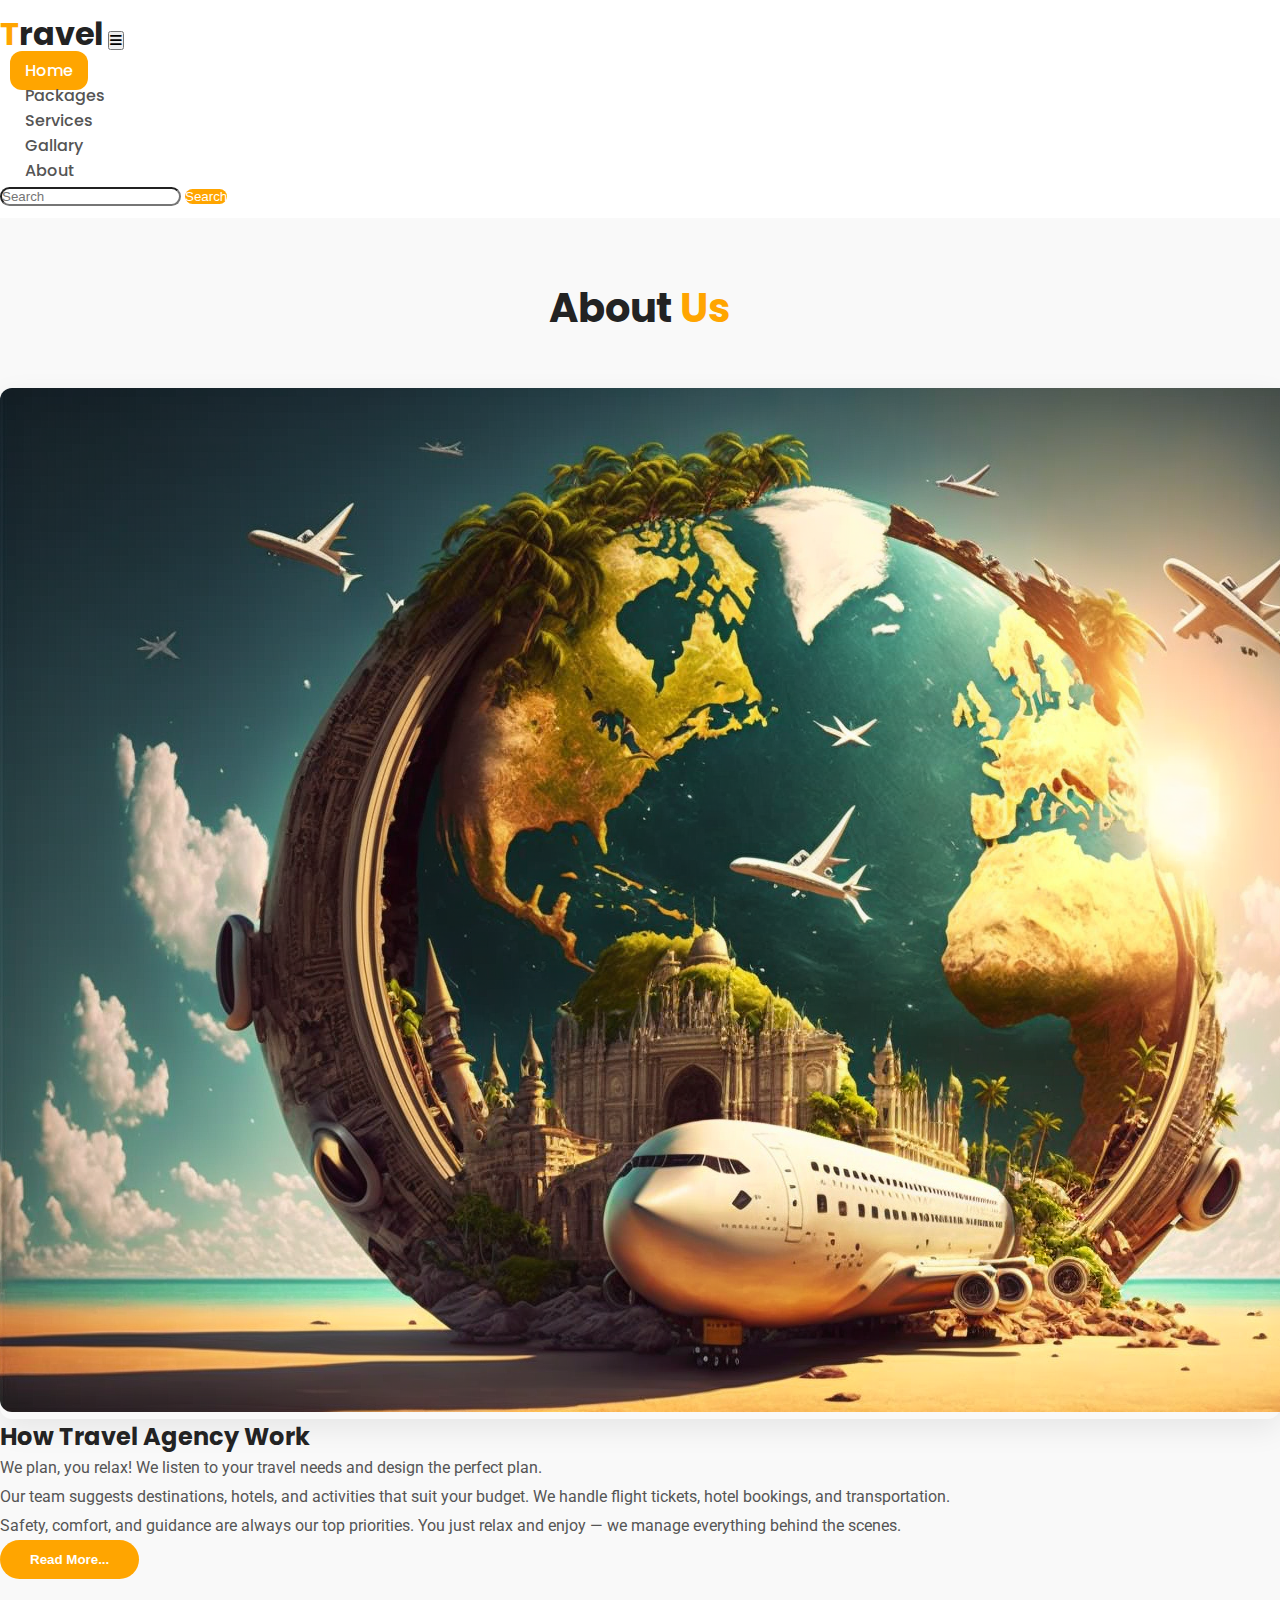
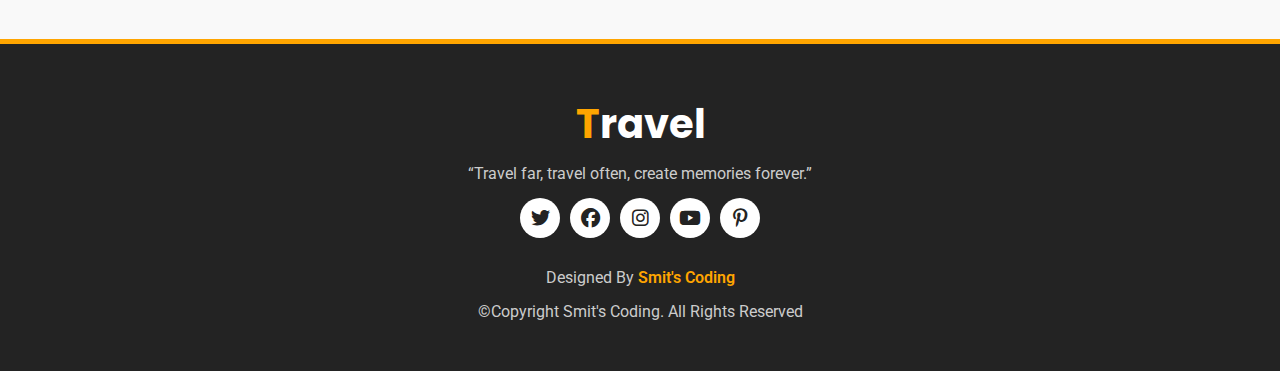
<file: About.html>
<!DOCTYPE html>
<html lang="en">
<head>
    <meta charset="UTF-8">
    <meta name="viewport" content="width=device-width, initial-scale=1.0">
    <title>About</title>
    <link rel="stylesheet" href="style.css">
    <!-- Bootstrap Link -->
    <link href="https://cdn.jsdelivr.net/npm/bootstrap@5.0.2/dist/css/bootstrap.min.css" rel="stylesheet" integrity="sha384-EVSTQN3/azprG1Anm3QDgpJLIm9Nao0Yz1ztcQTwFspd3yD65VohhpuuCOmLASjC" crossorigin="anonymous">
    <!-- Bootstrap Link -->


    <!-- Font Awesome Cdn -->
    <link rel="stylesheet" href="https://cdnjs.cloudflare.com/ajax/libs/font-awesome/6.2.1/css/all.min.css">
    <!-- Font Awesome Cdn -->


    <!-- Google Fonts -->
    <link rel="preconnect" href="https://fonts.googleapis.com">
    <link rel="preconnect" href="https://fonts.gstatic.com" crossorigin>
    <link href="https://fonts.googleapis.com/css2?family=Roboto:wght@500&display=swap" rel="stylesheet">
    <!-- Google Fonts -->
</head>
<body>
  <!-- Navbar Start -->
    <nav class="navbar navbar-expand-lg" id="navbar">
        <div class="container">
          <a class="navbar-brand" href="index.html" id="logo"><span>T</span>ravel</a>
          <button class="navbar-toggler" type="button" data-bs-toggle="collapse" data-bs-target="#mynavbar">
            <span><i class="fa-solid fa-bars"></i></span>
          </button>
          <div class="collapse navbar-collapse" id="mynavbar">
            <ul class="navbar-nav me-auto">
              <li class="nav-item">
                <a class="nav-link active" href="index.html">Home</a>
              </li>
              <li class="nav-item">
                <a class="nav-link" href="Packages.html">Packages</a>
              </li>
              <li class="nav-item">
                <a class="nav-link" href="services.html">Services</a>
              </li>
              <li class="nav-item">
                <a class="nav-link" href="gallary.html">Gallary</a>
              </li>
              <li class="nav-item">
                <a class="nav-link" href="About.html">About</a>
              </li>
             
            </ul>
            <form class="d-flex">
              <input class="form-control me-2" type="text" placeholder="Search">
              <button class="btn btn-primary" type="button">Search</button>
            </form>
          </div>
        </div>
      </nav>
    <!-- Navbar End -->

    <!-- About Start -->
    <section class="about" id="about">
      <div class="container">

        <div class="main-txt">
          <h1>About <span>Us</span></h1>
        </div>

        <div class="row" style="margin-top: 50px;">

          <div class="col-md-6 py-3 py-md-0">
            <div class="card">
              <img src="./images/about-img.png" alt="">
            </div>
          </div>

          <div class="col-md-6 py-3 py-md-0">
            <h2>How Travel Agency Work</h2>
            <p>We plan, you relax! We listen to your travel needs and design the perfect plan.</p>
            <p>Our team suggests destinations, hotels, and activities that suit your budget. We handle flight tickets, hotel bookings, and transportation.</p>
            <p>Safety, comfort, and guidance are always our top priorities. You just relax and enjoy — we manage everything behind the scenes.</p>
            <button id="about-btn">Read More...</button>
          </div>

        </div>

      </div>
    </section>
    <!-- About End -->

    <!-- Footer Start -->
    <footer id="footer">
    <div class="container">
        <h1><span>T</span>ravel</h1>
        <p>“Travel far, travel often, create memories forever.”</p>
        <div class="social-links">
            <a href="#" aria-label="Twitter"><i class="fa-brands fa-twitter"></i></a>
            <a href="#" aria-label="Facebook"><i class="fa-brands fa-facebook"></i></a>
            <a href="#" aria-label="Instagram"><i class="fa-brands fa-instagram"></i></a>
            <a href="#" aria-label="Youtube"><i class="fa-brands fa-youtube"></i></a>
            <a href="#" aria-label="Pinterest"><i class="fa-brands fa-pinterest-p"></i></a>
        </div>
        <div class="credit">
            <p>Designed By <a href="#">Smit's Coding</a></p>
        </div>
        <div class="copyright">
            <p>&copy;Copyright Smit's Coding. All Rights Reserved</p>
        </div>
    </div>
</footer>
    <!-- Footer End -->
</body>
</html>
</file>
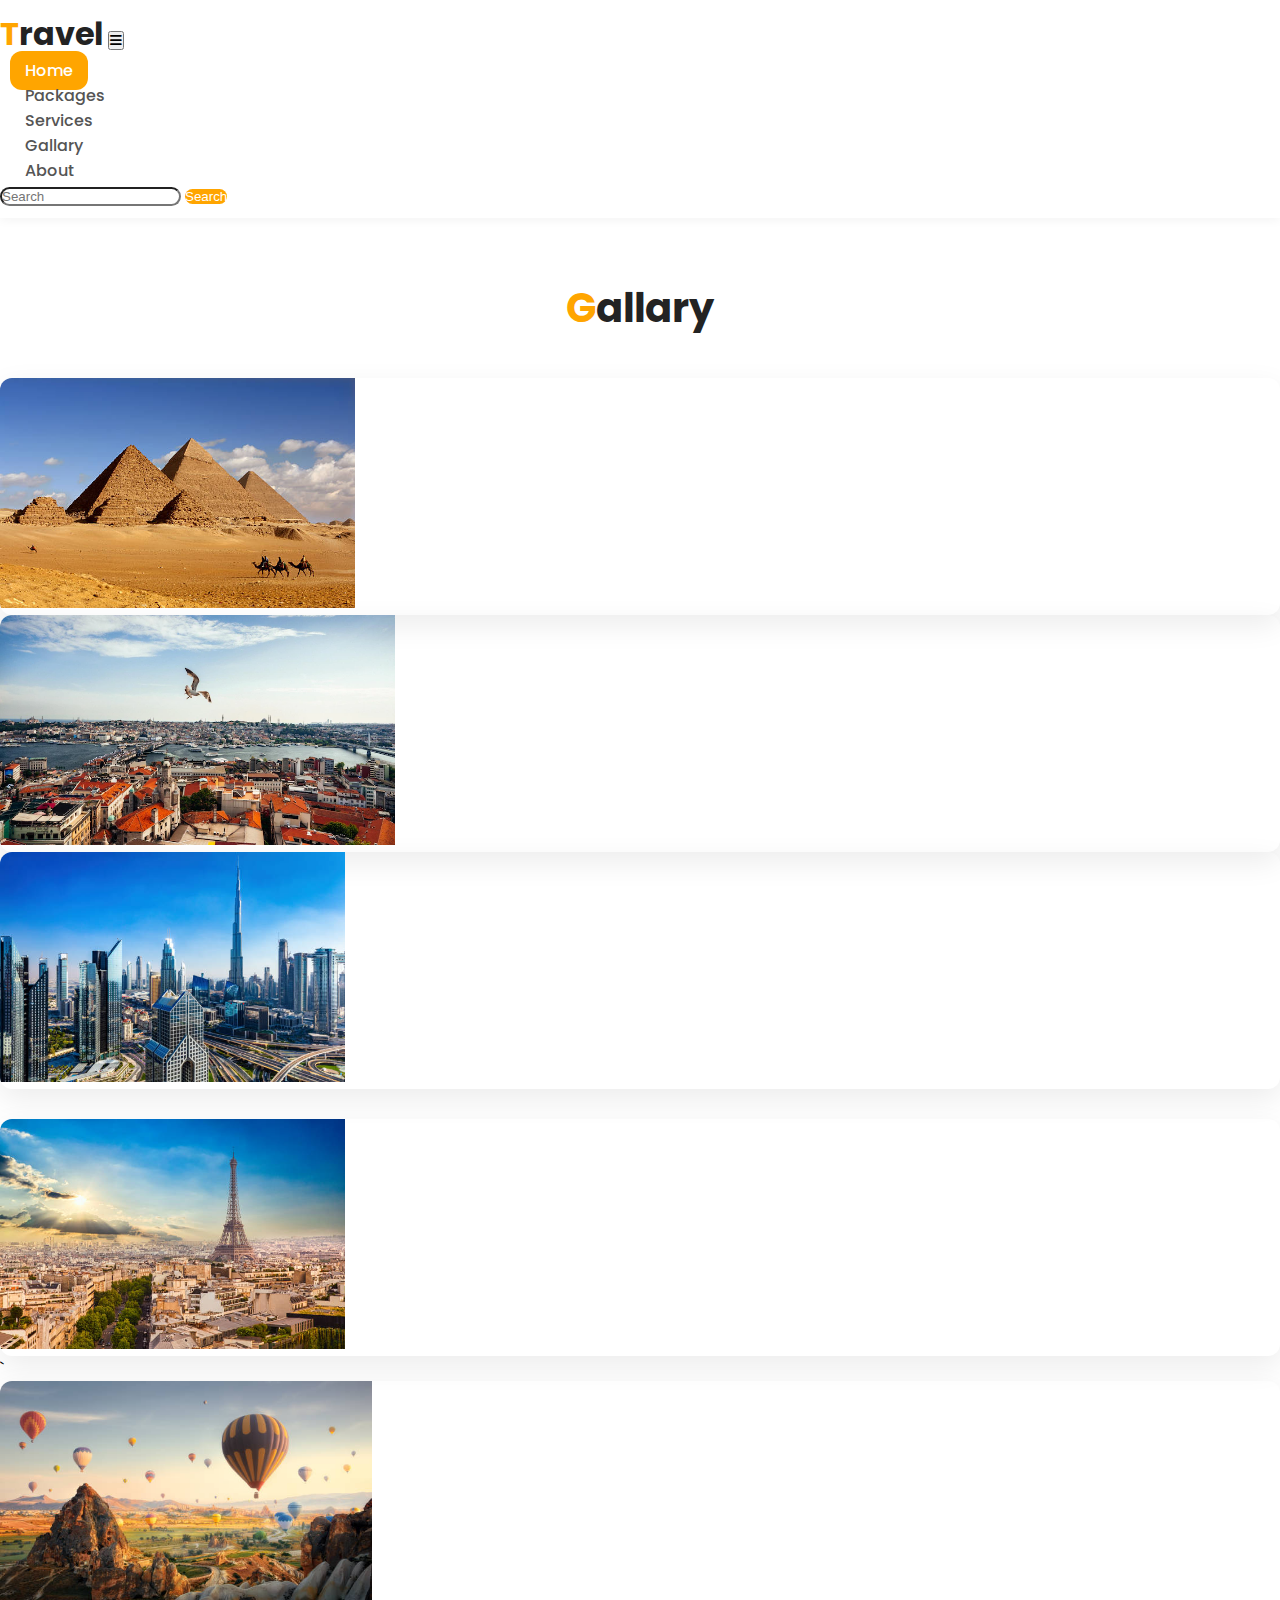
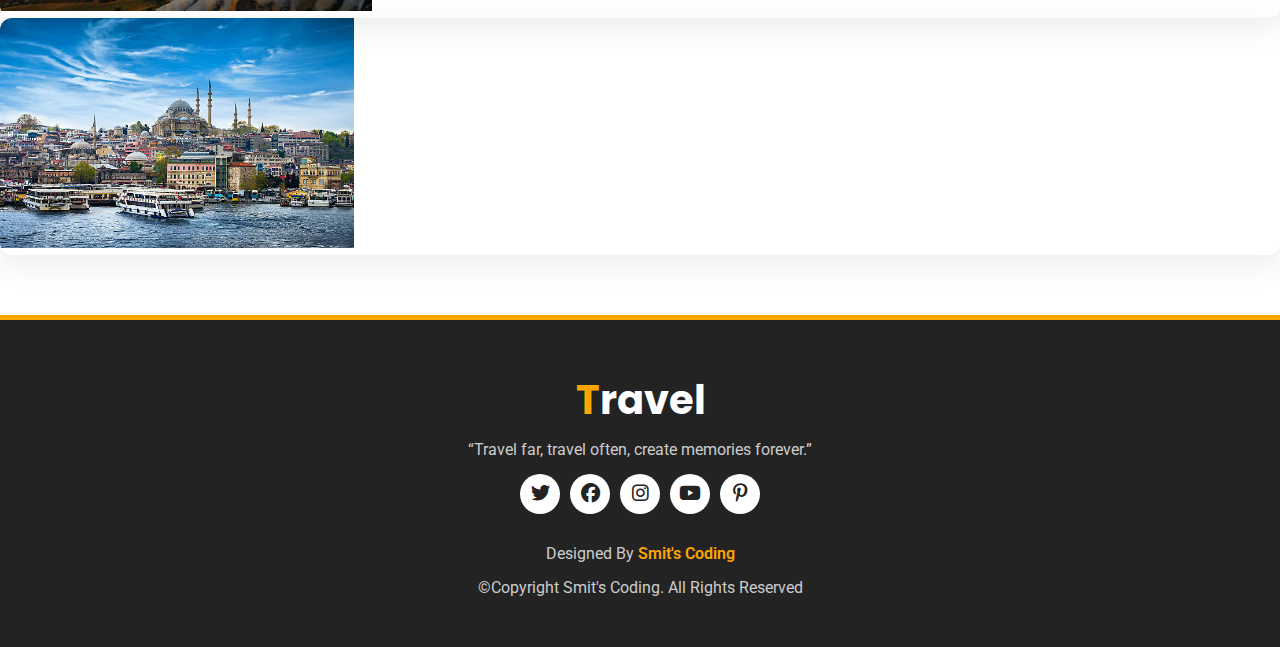
<file: Gallary.html>
<!DOCTYPE html>
<html lang="en">
<head>
    <meta charset="UTF-8">
    <meta name="viewport" content="width=device-width, initial-scale=1.0">
    <title>Gallary</title>
    <link rel="stylesheet" href="style.css">
    <!-- Bootstrap Link -->
    <link href="https://cdn.jsdelivr.net/npm/bootstrap@5.0.2/dist/css/bootstrap.min.css" rel="stylesheet" integrity="sha384-EVSTQN3/azprG1Anm3QDgpJLIm9Nao0Yz1ztcQTwFspd3yD65VohhpuuCOmLASjC" crossorigin="anonymous">
    <!-- Bootstrap Link -->


    <!-- Font Awesome Cdn -->
    <link rel="stylesheet" href="https://cdnjs.cloudflare.com/ajax/libs/font-awesome/6.2.1/css/all.min.css">
    <!-- Font Awesome Cdn -->


    <!-- Google Fonts -->
    <link rel="preconnect" href="https://fonts.googleapis.com">
    <link rel="preconnect" href="https://fonts.gstatic.com" crossorigin>
    <link href="https://fonts.googleapis.com/css2?family=Roboto:wght@500&display=swap" rel="stylesheet">
    <!-- Google Fonts -->
</head>
<body>
    <!-- Navbar Start -->
    <nav class="navbar navbar-expand-lg" id="navbar">
        <div class="container">
          <a class="navbar-brand" href="index.html" id="logo"><span>T</span>ravel</a>
          <button class="navbar-toggler" type="button" data-bs-toggle="collapse" data-bs-target="#mynavbar">
            <span><i class="fa-solid fa-bars"></i></span>
          </button>
          <div class="collapse navbar-collapse" id="mynavbar">
            <ul class="navbar-nav me-auto">
              <li class="nav-item">
                <a class="nav-link active" href="index.html">Home</a>
              </li>
              <li class="nav-item">
                <a class="nav-link" href="Packages.html">Packages</a>
              </li>
              <li class="nav-item">
                <a class="nav-link" href="services.html">Services</a>
              </li>
              <li class="nav-item">
                <a class="nav-link" href="gallary.html">Gallary</a>
              </li>
              <li class="nav-item">
                <a class="nav-link" href="About.html">About</a>
              </li>
             
            </ul>
            <form class="d-flex">
              <input class="form-control me-2" type="text" placeholder="Search">
              <button class="btn btn-primary" type="button">Search</button>
            </form>
          </div>
        </div>
      </nav>
    <!-- Navbar End -->

    <!-- Section Gallary Start -->
    <section class="gallary" id="gallary">
      <div class="container">

        <div class="main-txt">
          <h1><span>G</span>allary</h1>
        </div>

        <div class="row" style="margin-top: 30px;">
          <div class="col-md-4 py-3 py-md-0">
            <div class="card">
              <img src="./images/g1.png" alt="" height="230px">
            </div>
          </div>
          <div class="col-md-4 py-3 py-md-0">
            <div class="card">
              <img src="./images/g2.png" alt="" height="230px">
            </div>
          </div>
          <div class="col-md-4 py-3 py-md-0">
            <div class="card">
              <img src="./images/g3.png" alt="" height="230px">
            </div>
          </div>
        </div>


        <div class="row" style="margin-top: 30px;">
          <div class="col-md-4 py-3 py-md-0">
            <div class="card">
              <img src="./images/g4.png" alt="" height="230px">
            </div>` 
          </div>
          <div class="col-md-4 py-3 py-md-0">
            <div class="card">
              <img src="./images/g5.png" alt="" height="230px">
            </div>
          </div>
          <div class="col-md-4 py-3 py-md-0">
            <div class="card">
              <img src="./images/g6.png" alt="" height="230px">
            </div>
          </div>
        </div>

      </div>
    </section>
    <!-- Section Gallary End -->

    <!-- Footer Start -->
    <footer id="footer">
    <div class="container">
        <h1><span>T</span>ravel</h1>
        <p>“Travel far, travel often, create memories forever.”</p>
        <div class="social-links">
            <a href="#" aria-label="Twitter"><i class="fa-brands fa-twitter"></i></a>
            <a href="#" aria-label="Facebook"><i class="fa-brands fa-facebook"></i></a>
            <a href="#" aria-label="Instagram"><i class="fa-brands fa-instagram"></i></a>
            <a href="#" aria-label="Youtube"><i class="fa-brands fa-youtube"></i></a>
            <a href="#" aria-label="Pinterest"><i class="fa-brands fa-pinterest-p"></i></a>
        </div>
        <div class="credit">
            <p>Designed By <a href="#">Smit's Coding</a></p>
        </div>
        <div class="copyright">
            <p>&copy;Copyright Smit's Coding. All Rights Reserved</p>
        </div>
    </div>
</footer>
    <!-- Footer End -->
</body>
</html>
</file>
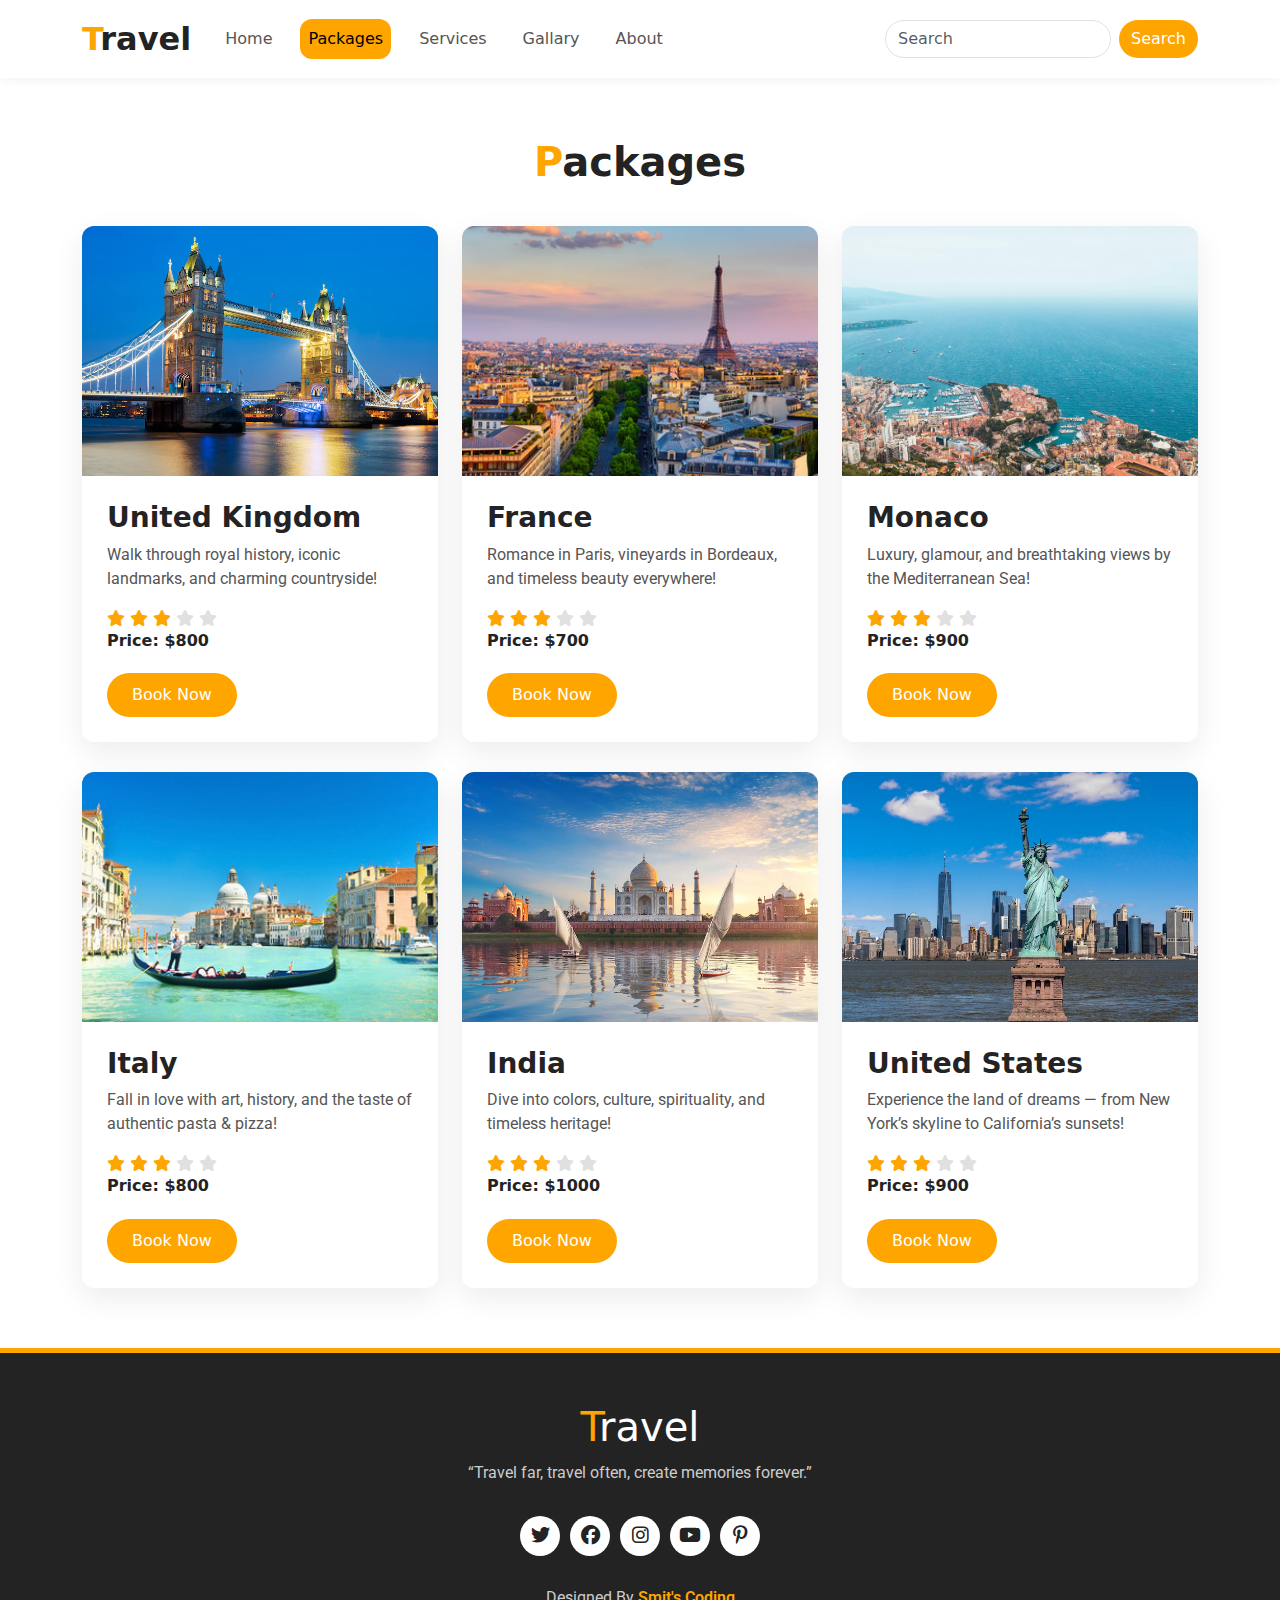
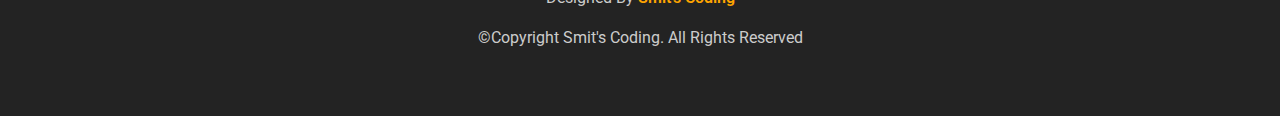
<file: Packages.html>
<!DOCTYPE html>
<html lang="en">
<head>
    <meta charset="UTF-8">
    <meta name="viewport" content="width=device-width, initial-scale=1.0">
    <title>Packages</title>
    <link rel="stylesheet" href="style.css">
    <!-- Bootstrap Link -->
    <link href="https://cdn.jsdelivr.net/npm/bootstrap@5.0.2/dist/css/bootstrap.min.css" rel="stylesheet" xintegrity="sha384-EVSTQN3/azprG1Anm3QDgpJLIm9Nao0Yz1ztcQTwFspd3yD65VohhpuuCOmLASjC" crossorigin="anonymous">
    <!-- Font Awesome Cdn -->
    <link rel="stylesheet" href="https://cdnjs.cloudflare.com/ajax/libs/font-awesome/6.2.1/css/all.min.css">
    <!-- Google Fonts -->
    <link rel="preconnect" href="https://fonts.googleapis.com">
    <link rel="preconnect" href="https://fonts.gstatic.com" crossorigin>
    <link href="https://fonts.googleapis.com/css2?family=Roboto:wght@500&display=swap" rel="stylesheet">
</head>
<body>
  <!-- Navbar Start -->
    <nav class="navbar navbar-expand-lg" id="navbar">
        <div class="container">
          <a class="navbar-brand" href="index.html" id="logo"><span>T</span>ravel</a>
          <button class="navbar-toggler" type="button" data-bs-toggle="collapse" data-bs-target="#mynavbar">
            <span><i class="fa-solid fa-bars"></i></span>
          </button>
          <div class="collapse navbar-collapse" id="mynavbar">
            <ul class="navbar-nav me-auto">
              <li class="nav-item">
                <a class="nav-link" href="index.html">Home</a>
              </li>
              <li class="nav-item">
                <a class="nav-link active" href="packages.html">Packages</a>
              </li>
              <li class="nav-item">
                <a class="nav-link" href="services.html">Services</a>
              </li>
              <li class="nav-item">
                <a class="nav-link" href="gallary.html">Gallary</a>
              </li>
              <li class="nav-item">
                <a class="nav-link" href="About.html">About</a>
              </li>
              
            </ul>
            <form class="d-flex">
              <input class="form-control me-2" type="text" placeholder="Search">
              <button class="btn btn-primary" type="button">Search</button>
            </form>
          </div>
        </div>
      </nav>
    <!-- Navbar End -->

    <!-- Section Packages Start -->
    <section class="packages" id="packages">
      <div class="container">
        
        <div class="main-txt">
          <h1><span>P</span>ackages</h1>
        </div>

        <div class="row" style="margin-top: 30px;">

          <div class="col-md-4 py-3 py-md-0">
            <div class="card">
              <img src="./images/uk.png" alt="United Kingdom">
              <div class="card-body">
                <h3>United Kingdom</h3>
                <p>Walk through royal history, iconic landmarks, and charming countryside!</p>
                <div class="star">
                  <i class="fa-solid fa-star checked"></i>
                  <i class="fa-solid fa-star checked"></i>
                  <i class="fa-solid fa-star checked"></i>
                  <i class="fa-solid fa-star "></i>
                  <i class="fa-solid fa-star "></i>
                </div>
                <h6>Price: <strong>$800</strong></h6>
                <!-- SAHI LINK YEH HAI -->
                <a href="package.php?id=uk">Book Now</a>
              </div>
            </div>
          </div>

          <div class="col-md-4 py-3 py-md-0">
            <div class="card">
              <img src="./images/france.png" alt="France">
              <div class="card-body">
                <h3>France</h3>
                <p>Romance in Paris, vineyards in Bordeaux, and timeless beauty everywhere!</p>
                <div class="star">
                  <i class="fa-solid fa-star checked"></i>
                  <i class="fa-solid fa-star checked"></i>
                  <i class="fa-solid fa-star checked"></i>
                  <i class="fa-solid fa-star "></i>
                  <i class="fa-solid fa-star "></i>
                </div>
                <h6>Price: <strong>$700</strong></h6>
                <a href="package.php?id=france">Book Now</a>
              </div>
            </div>
          </div>

          <div class="col-md-4 py-3 py-md-0">
            <div class="card">
              <img class="monaco" src="./images/Monaco.jpg" alt="Monaco">
              <div class="card-body">
                <h3>Monaco</h3>
                <p>Luxury, glamour, and breathtaking views by the Mediterranean Sea!</p>
                <div class="star">
                  <i class="fa-solid fa-star checked"></i>
                  <i class="fa-solid fa-star checked"></i>
                  <i class="fa-solid fa-star checked"></i>
                  <i class="fa-solid fa-star "></i>
                  <i class="fa-solid fa-star "></i>
                </div>
                <h6>Price: <strong>$900</strong></h6>
                <a href="package.php?id=monaco">Book Now</a>
              </div>
            </div>
          </div>

        </div>

        <div class="row" style="margin-top: 30px;">
          <div class="col-md-4 py-3 py-md-0">
            <div class="card">
              <img src="./images/italy.png" alt="Italy">
              <div class="card-body">
                <h3>Italy</h3>
                <p>Fall in love with art, history, and the taste of authentic pasta & pizza!</p>
                <div class="star">
                  <i class="fa-solid fa-star checked"></i>
                  <i class="fa-solid fa-star checked"></i>
                  <i class="fa-solid fa-star checked"></i>
                  <i class="fa-solid fa-star "></i>
                  <i class="fa-solid fa-star "></i>
                </div>
                <h6>Price: <strong>$800</strong></h6>
                <a href="package.php?id=italy">Book Now</a>
              </div>
            </div>
          </div>

          <div class="col-md-4 py-3 py-md-0">
            <div class="card">
              <img src="./images/india.png" alt="India">
              <div class="card-body">
                <h3>India</h3>
                <p>Dive into colors, culture, spirituality, and timeless heritage!</p>
                <div class="star">
                  <i class="fa-solid fa-star checked"></i>
                  <i class="fa-solid fa-star checked"></i>
                  <i class="fa-solid fa-star checked"></i>
                  <i class="fa-solid fa-star "></i>
                  <i class="fa-solid fa-star "></i>
                </div>
                <h6>Price: <strong>$1000</strong></h6>
                <a href="package.php?id=india">Book Now</a>
              </div>
            </div>
          </div>

          <div class="col-md-4 py-3 py-md-0">
            <div class="card">
              <img src="./images/us.png" alt="United States">
              <div class="card-body">
                <h3>United States</h3>
                <p>Experience the land of dreams — from New York’s skyline to California’s sunsets!</p>
                <div class="star">
                  <i class="fa-solid fa-star checked"></i>
                  <i class="fa-solid fa-star checked"></i>
                  <i class="fa-solid fa-star checked"></i>
                  <i class="fa-solid fa-star "></i>
                  <i class="fa-solid fa-star "></i>
                </div>
                <h6>Price: <strong>$900</strong></h6>
                <a href="package.php?id=usa">Book Now</a>
              </div>
            </div>
          </div>
        </div>

      </div>
    </section>
    <!-- Section Packages End -->

    <!-- Footer Start -->
    <footer id="footer">
      <div class="container">
          <h1><span>T</span>ravel</h1>
          <p>“Travel far, travel often, create memories forever.”</p>
          <div class="social-links">
              <a href="#" aria-label="Twitter"><i class="fa-brands fa-twitter"></i></a>
              <a href="#" aria-label="Facebook"><i class="fa-brands fa-facebook"></i></a>
              <a href="#" aria-label="Instagram"><i class="fa-brands fa-instagram"></i></a>
              <a href="#" aria-label="Youtube"><i class="fa-brands fa-youtube"></i></a>
              <a href="#" aria-label="Pinterest"><i class="fa-brands fa-pinterest-p"></i></a>
          </div>
          <div class="credit">
              <p>Designed By <a href="#">Smit's Coding</a></p>
          </div>
          <div class="copyright">
              <p>&copy;Copyright Smit's Coding. All Rights Reserved</p>
          </div>
      </div>
    </footer>
    <!-- Footer End -->
</body>
</html>
</file>
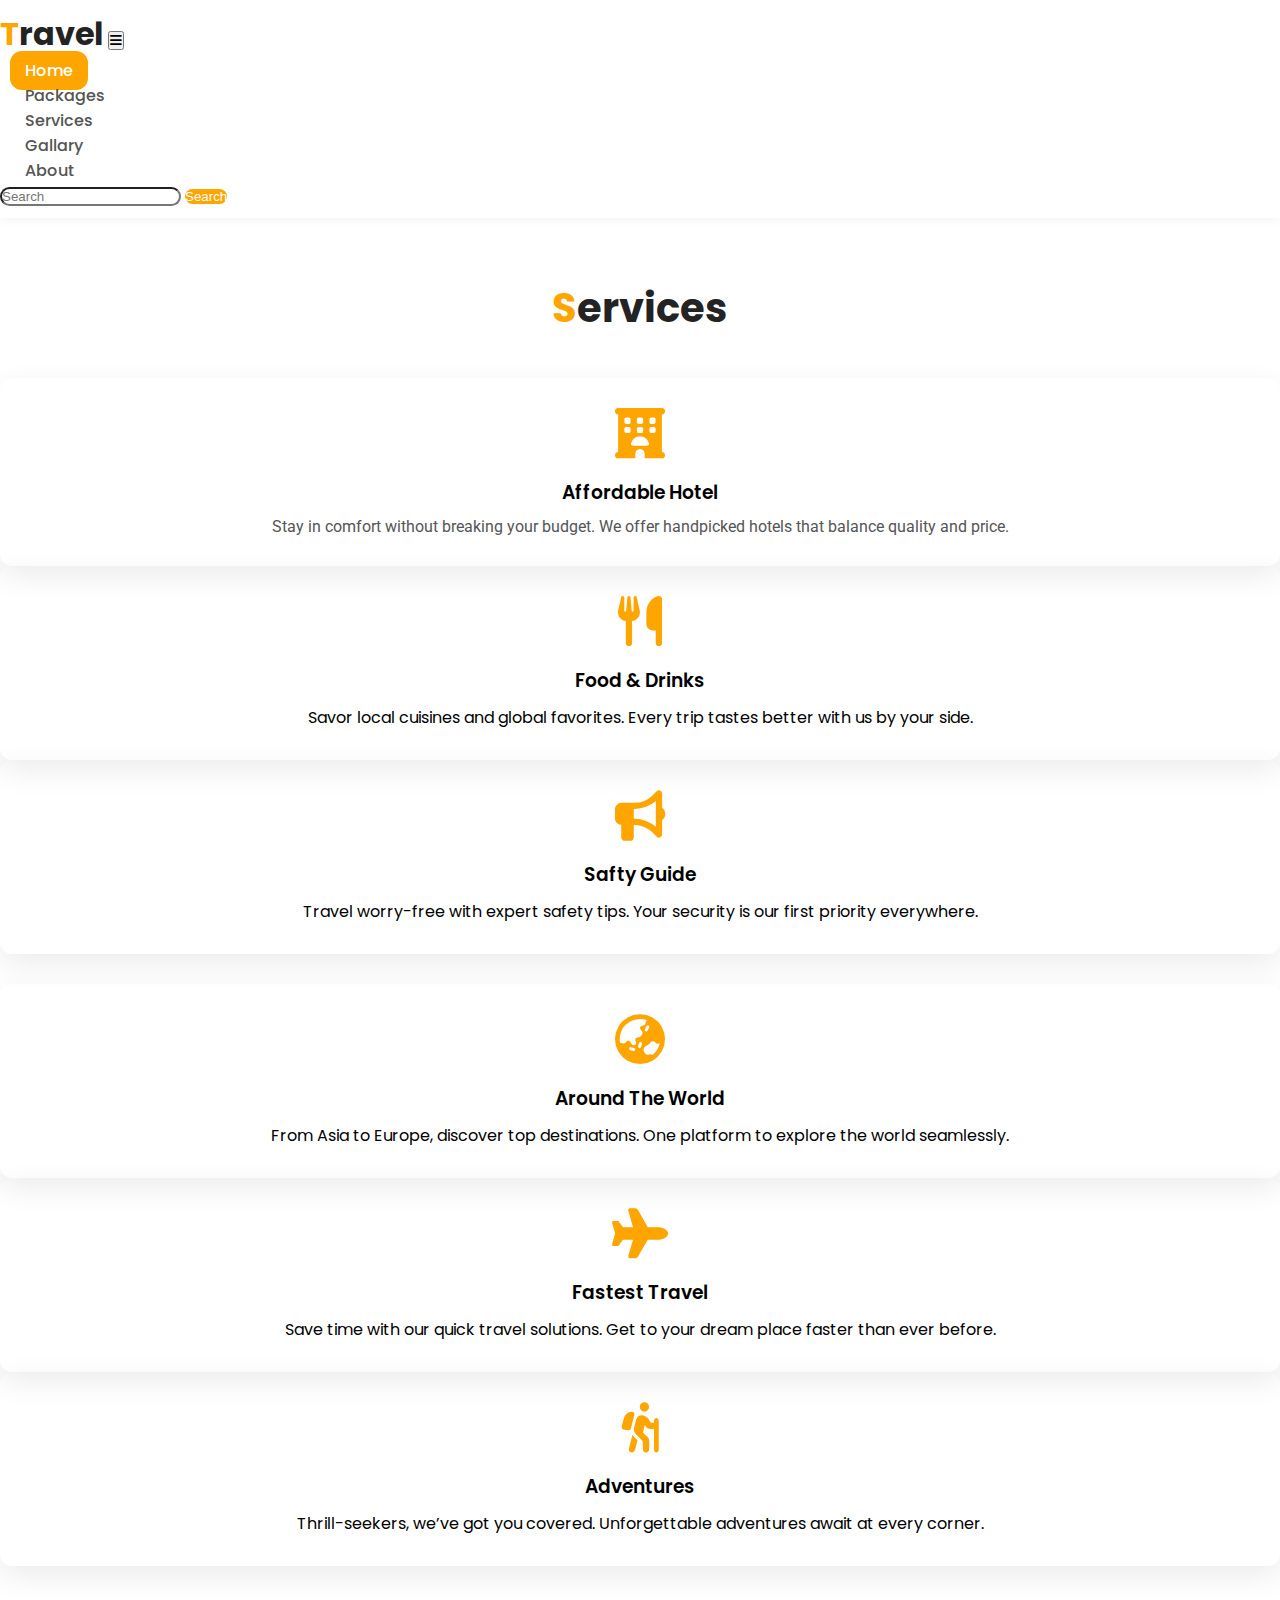
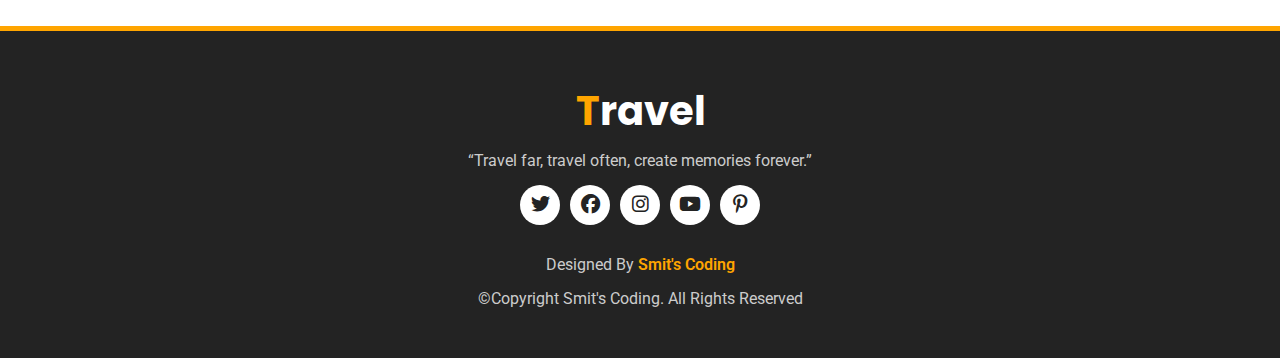
<file: services.html>
<!DOCTYPE html>
<html lang="en">
<head>
  <meta charset="UTF-8">
  <meta name="viewport" content="width=device-width, initial-scale=1.0">
  <title>Services</title>
  <link rel="stylesheet" href="style.css">
  <!-- Bootstrap Link -->
    <link href="https://cdn.jsdelivr.net/npm/bootstrap@5.0.2/dist/css/bootstrap.min.css" rel="stylesheet" integrity="sha384-EVSTQN3/azprG1Anm3QDgpJLIm9Nao0Yz1ztcQTwFspd3yD65VohhpuuCOmLASjC" crossorigin="anonymous">
    <!-- Bootstrap Link -->


    <!-- Font Awesome Cdn -->
    <link rel="stylesheet" href="https://cdnjs.cloudflare.com/ajax/libs/font-awesome/6.2.1/css/all.min.css">
    <!-- Font Awesome Cdn -->


    <!-- Google Fonts -->
    <link rel="preconnect" href="https://fonts.googleapis.com">
    <link rel="preconnect" href="https://fonts.gstatic.com" crossorigin>
    <link href="https://fonts.googleapis.com/css2?family=Roboto:wght@500&display=swap" rel="stylesheet">
    <!-- Google Fonts -->
</head>
<body>
 <!-- Navbar Start -->
    <nav class="navbar navbar-expand-lg" id="navbar">
        <div class="container">
          <a class="navbar-brand" href="index.html" id="logo"><span>T</span>ravel</a>
          <button class="navbar-toggler" type="button" data-bs-toggle="collapse" data-bs-target="#mynavbar">
            <span><i class="fa-solid fa-bars"></i></span>
          </button>
          <div class="collapse navbar-collapse" id="mynavbar">
            <ul class="navbar-nav me-auto">
              <li class="nav-item">
                <a class="nav-link active" href="index.html">Home</a>
              </li>
              <li class="nav-item">
                <a class="nav-link" href="Packages.html">Packages</a>
              </li>
              <li class="nav-item">
                <a class="nav-link" href="services.html">Services</a>
              </li>
              <li class="nav-item">
                <a class="nav-link" href="gallary.html">Gallary</a>
              </li>
              <li class="nav-item">
                <a class="nav-link" href="About.html">About</a>
              </li>
             
            </ul>
            <form class="d-flex">
              <input class="form-control me-2" type="text" placeholder="Search">
              <button class="btn btn-primary" type="button">Search</button>
            </form>
          </div>
        </div>
      </nav>
    <!-- Navbar End -->

  <!-- Section Services Start -->
    <section class="services" id="services">
      <div class="container">

        <div class="main-txt">
          <h1><span>S</span>ervices</h1>
        </div>

        <div class="row" style="margin-top: 30px;">

          <div class="col-md-4 py-3 py-md-0">

            <div class="card">
              <i class="fas fa-hotel"></i>
              <div class="card-body">
                <h3>Affordable Hotel</h3>
              <p>Stay in comfort without breaking your budget. We offer handpicked hotels that balance quality and price.</p>
              </div>
            </div>

          </div>
          <div class="col-md-4 py-3 py-md-0">

            <div class="card">
              <i class="fas fa-utensils"></i>
              <div class="card-body">
                <h3>Food & Drinks</h3>
                <n>Savor local cuisines and global favorites.</n>
                  Every trip tastes better with us by your side.</p>
              </div>
            </div>

          </div>
          <div class="col-md-4 py-3 py-md-0">

            <div class="card">
              <i class="fas fa-bullhorn"></i>
              <div class="card-body">
                <h3>Safty Guide</h3>
                <n>Travel worry-free with expert safety tips.</n>
                  Your security is our first priority everywhere.</p>
              </div>
            </div>
          </div>
        </div>


        <div class="row" style="margin-top: 30px;">

          <div class="col-md-4 py-3 py-md-0">

            <div class="card">
              <i class="fas fa-globe-asia"></i>
              <div class="card-body">
                <h3>Around The World</h3>
                <n>From Asia to Europe, discover top destinations.</n>
                      One platform to explore the world seamlessly.</p>
              </div>
            </div>

          </div>
          <div class="col-md-4 py-3 py-md-0">

            <div class="card">
              <i class="fas fa-plane"></i>
              <div class="card-body">
                <h3>Fastest Travel</h3>
                <n>Save time with our quick travel solutions.</n>
                  Get to your dream place faster than ever before.</p>
              </div>
            </div>

          </div>
          <div class="col-md-4 py-3 py-md-0">

            <div class="card">
              <i class="fas fa-hiking"></i>
              <div class="card-body">
                <h3>Adventures</h3>
                <n>Thrill-seekers, we’ve got you covered.</n>
                  Unforgettable adventures await at every corner.</p>
              </div>
            </div>
          </div>
        </div>

      </div>
    </section>
    <!-- Section Services End -->

    <!-- Footer Start -->
    <footer id="footer">
    <div class="container">
        <h1><span>T</span>ravel</h1>
        <p>“Travel far, travel often, create memories forever.”</p>
        <div class="social-links">
            <a href="#" aria-label="Twitter"><i class="fa-brands fa-twitter"></i></a>
            <a href="#" aria-label="Facebook"><i class="fa-brands fa-facebook"></i></a>
            <a href="#" aria-label="Instagram"><i class="fa-brands fa-instagram"></i></a>
            <a href="#" aria-label="Youtube"><i class="fa-brands fa-youtube"></i></a>
            <a href="#" aria-label="Pinterest"><i class="fa-brands fa-pinterest-p"></i></a>
        </div>
        <div class="credit">
            <p>Designed By <a href="#">Smit's Coding</a></p>
        </div>
        <div class="copyright">
            <p>&copy;Copyright Smit's Coding. All Rights Reserved</p>
        </div>
    </div>
</footer>
    <!-- Footer End -->
</body>
</html>
</file>
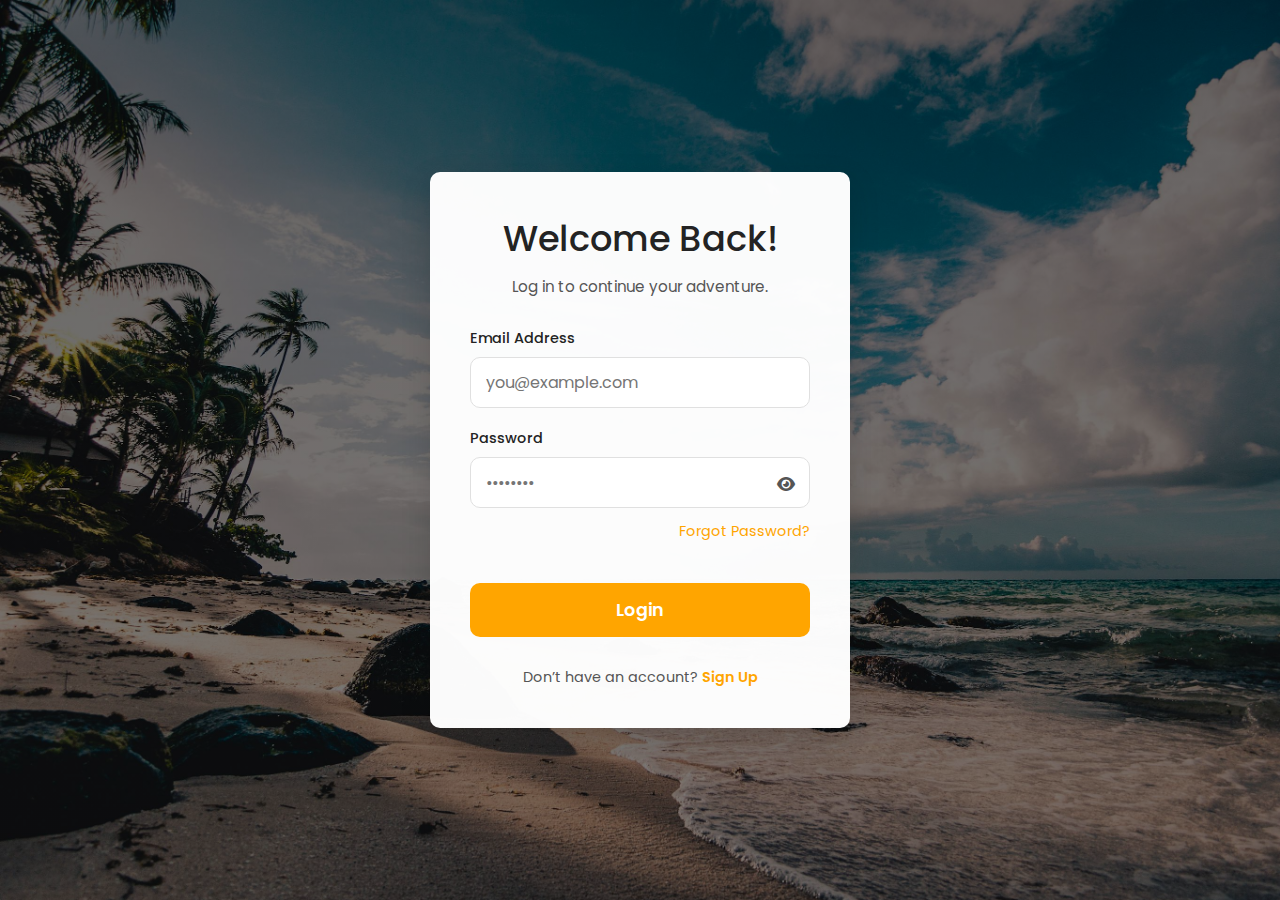
<file: login/login.html>
<!DOCTYPE html>
<html lang="en">
<head>
    <meta charset="UTF-8">
    <meta name="viewport" content="width=device-width, initial-scale=1.0">
    <title>Login | Travel</title>
    <link rel="stylesheet" href="login.css">
    <link rel="preconnect" href="https://fonts.googleapis.com">
    <link rel="preconnect" href="https://fonts.gstatic.com" crossorigin>
    <link href="https://fonts.googleapis.com/css2?family=Poppins:wght@300;400;500;600;700&display=swap" rel="stylesheet">
    <link rel="stylesheet" href="https://cdnjs.cloudflare.com/ajax/libs/font-awesome/6.5.1/css/all.min.css">
</head>
<body class="login-page">
    <div class="auth-wrapper">
        <div class="auth-container">
            <h2>Welcome Back!</h2>
            <p class="subtitle">Log in to continue your adventure.</p>
            
            <form action="../php/login.php" method="POST">
                <div class="input-group">
                    <label for="loginEmail">Email Address</label>
                    <input type="email" id="loginEmail" name="loginEmail" placeholder="you@example.com" required>
                </div>
                <div class="input-group password-wrapper">
                    <label for="loginPassword">Password</label>
                    <input type="password" id="loginPassword" name="loginPassword" placeholder="••••••••" required>
                    <span class="toggle-password" onclick="togglePassword('loginPassword')"><i class="fas fa-eye"></i></span>
                </div>
                <div class="forgot-password">
                    <a href="#">Forgot Password?</a>
                </div>
                <button type="submit" class="btn-auth btn-primary-color">Login</button>
            </form>
            <p class="auth-footer">Don’t have an account? <a href="signup.html">Sign Up</a></p>
        </div>
    </div>
    <script src="login.js"></script>
</body>
</html>
</file>
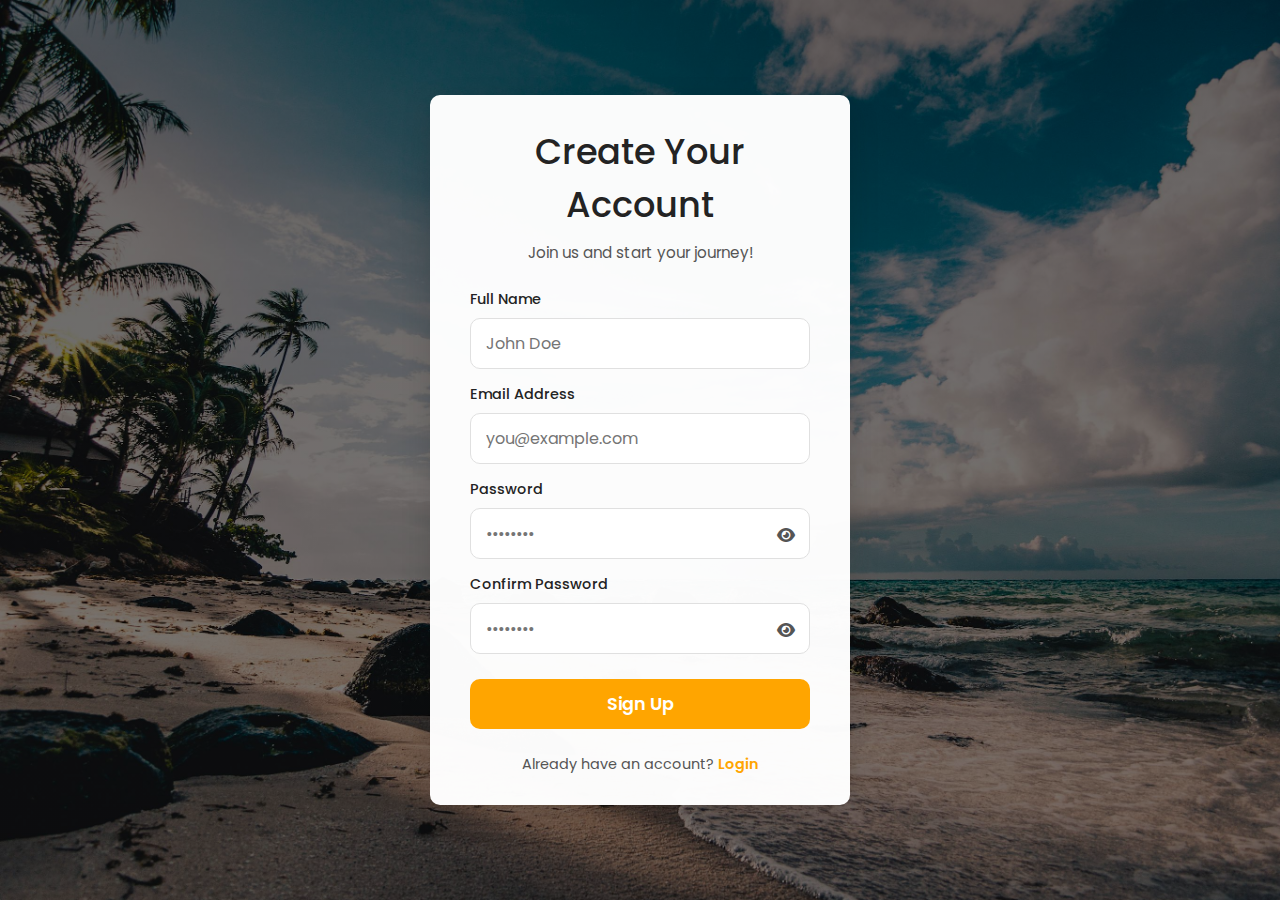
<file: login/signup.html>
<!DOCTYPE html>
<html lang="en">
<head>
    <meta charset="UTF-8">
    <meta name="viewport" content="width=device-width, initial-scale=1.0">
    <title>Sign Up | Travel</title>
    <link rel="stylesheet" href="login.css">
    <link rel="preconnect" href="https://fonts.googleapis.com">
    <link rel="preconnect" href="https://fonts.gstatic.com" crossorigin>
    <link href="https://fonts.googleapis.com/css2?family=Poppins:wght@300;400;500;600;700&display=swap" rel="stylesheet">
    <link rel="stylesheet" href="https://cdnjs.cloudflare.com/ajax/libs/font-awesome/6.5.1/css/all.min.css">
</head>
<body class="signup-page">
    <div class="auth-wrapper">
        <div class="auth-container">
            <h2>Create Your Account</h2>
            <p class="subtitle">Join us and start your journey!</p>
            
            <form id="signupForm" action="../php/signup.php" method="POST">
                <div class="input-group">
                    <label for="fullName">Full Name</label>
                    <input type="text" id="fullName" name="fullName" placeholder="John Doe" required>
                </div>
                <div class="input-group">
                    <label for="signupEmail">Email Address</label>
                    <input type="email" id="signupEmail" name="signupEmail" placeholder="you@example.com" required>
                </div>
                <div class="input-group password-wrapper">
                    <label for="signupPassword">Password</label>
                    <input type="password" id="signupPassword" name="signupPassword" placeholder="••••••••" required>
                    <span class="toggle-password" onclick="togglePassword('signupPassword')"><i class="fas fa-eye"></i></span>
                </div>
                <div class="input-group password-wrapper">
                    <label for="confirmPassword">Confirm Password</label>
                    <input type="password" id="confirmPassword" name="confirmPassword" placeholder="••••••••" required>
                    <span class="toggle-password" onclick="togglePassword('confirmPassword')"><i class="fas fa-eye"></i></span>
                </div>
                <button type="submit" class="btn-auth btn-primary-color">Sign Up</button>
            </form>
            <p class="auth-footer">Already have an account? <a href="login.html">Login</a></p>
        </div>
    </div>
    <script src="login.js"></script>
</body>
</html>
</file>
<file: style.css>
/* ---- Google Fonts Import ---- */
@import url('https://fonts.googleapis.com/css2?family=Poppins:wght@300;400;500;600;700&family=Roboto:wght@400;500&display=swap');

/* ---- CSS Variables for Easy Customization ---- */
:root {
    --primary-color: #ffa500; /* Orange */
    --secondary-color: #ffc65c; /* Lighter Orange */
    --dark-color: #232323; /* Dark Grey */
    --text-color: #555;
    --light-color: #f9f9f9;
    --white-color: #ffffff;
    --box-shadow: 0 10px 30px rgba(0, 0, 0, 0.08);
    --border-radius: 12px;
    --font-primary: 'Poppins', sans-serif;
    --font-secondary: 'Roboto', sans-serif;
}

/* ---- General Body & Reset Styles ---- */
* {
    margin: 0;
    padding: 0;
    box-sizing: border-box;
    text-decoration: none;
    list-style: none;
    scroll-behavior: smooth;
}

body {
    font-family: var(--font-primary);
    background-color: var(--white-color);
}

section {
    padding: 60px 0;
}

.main-txt h1 {
    text-align: center;
    font-weight: 700;
    color: var(--dark-color);
    margin-bottom: 40px;
    font-size: 2.5rem;
}

.main-txt h1 span {
    color: var(--primary-color);
}


/* ---- Modern Navbar ---- */
#navbar {
    background: var(--white-color);
    padding: 10px 0;
    transition: all 0.3s ease;
    box-shadow: 0 2px 10px rgba(0, 0, 0, 0.05);
}

#logo {
    font-size: 2rem;
    font-weight: 700;
    color: var(--dark-color);
}

#logo span {
    color: var(--primary-color);
}

.navbar-nav .nav-link {
    font-size: 1rem;
    font-weight: 500;
    color: var(--text-color);
    margin: 0 10px;
    padding: 8px 15px;
    border-radius: var(--border-radius);
    transition: all 0.3s ease;
}

.navbar-nav .nav-link:hover,
.navbar-nav .nav-link.active {
    background: var(--primary-color);
    color: var(--white-color);
}

#navbar form .form-control {
    border-radius: 25px;
}

#navbar form button {
    background: var(--primary-color);
    color: var(--white-color);
    border: none;
    border-radius: 25px;
    transition: all 0.3s ease;
}

#navbar form button:hover {
    transform: translateY(-2px);
}

/* Login Button */
.navbar .btn-outline-primary {
    border: 2px solid var(--primary-color);
    color: var(--primary-color);
    background: transparent;
    border-radius: 25px;
    font-weight: 600;
    margin-left: 15px;
    transition: all 0.3s ease;
}

.navbar .btn-outline-primary:hover {
    background: var(--primary-color);
    color: var(--white-color);
    border-color: var(--primary-color);
    transform: translateY(-2px);
}


/* ---- Immersive Home Section ---- */
.home {
    width: 100%;
    height: 100vh; /* This makes the section exactly the height of the screen */
    position: relative; /* Essential for positioning the video and content */
    display: flex;
    justify-content: center;
    align-items: center;
    text-align: center;
    overflow: hidden; /* This is the key property to prevent any scrolling */
    border-top: 5px solid var(--primary-color); 
}

/* Style for the background video */
#background-video {
    position: absolute;
    top: 50%;
    left: 50%;
    min-width: 100%;
    min-height: 100%;
    width: auto;
    height: auto;
    z-index: -1; /* Puts the video behind the content */
    transform: translate(-50%, -50%); /* Centers the video */
    object-fit: cover; /* This makes the video cover the area without stretching */
    filter: brightness(70%); /* Darken the video slightly for text readability */
}

/* This part ensures your text stays on top and centered */
.home .content {
    color: var(--white-color);
    position: relative; /* Bring content above the video */
    z-index: 1; /* Ensure content is visible above the video */
    padding: 20px; /* Add some padding for smaller screens */
    max-width: 90%; /* Prevent content from stretching too wide */
}

.home .content h5 {
    font-size: 2.5rem;
    font-weight: 600;
    text-shadow: 0 2px 4px rgba(0, 0, 0, 0.5);
}

.home .content h1 {
    font-size: 4.5rem;
    font-weight: 700;
    text-shadow: 0 2px 4px rgba(0, 0, 0, 0.5);
    margin-top: 5px;
}

.home .content p {
    font-size: 1.1rem;
    font-family: var(--font-secondary);
    margin: 15px 0 30px;
}

/* Modern Text Animation */
.changecontent::after {
    content: 'France';
    color: var(--primary-color);
    animation: changetext 10s infinite linear;
    text-shadow: 0 2px 4px rgba(0,0,0,0.5);
}

@keyframes changetext {
    0% { content: "France"; opacity: 0; }
    5% { opacity: 1; }
    10% { content: "Spain"; }
    20% { content: "United States"; }
    30% { content: "China"; }
    40% { content: "India"; }
    50% { content: "Monaco"; }
    60% { content: "Italy"; }
    70% { content: "Turkey"; }
    80% { content: "Mexico"; }
    90% { content: "Germany"; }
    95% { opacity: 1; }
    100% { content: "United Kingdom"; opacity: 0; }
}

.home .content a {
    padding: 12px 30px;
    background: var(--primary-color);
    color: var(--white-color);
    font-weight: 600;
    border-radius: 25px;
    text-decoration: none;
    transition: all 0.3s ease;
    box-shadow: 0 5px 15px rgba(0, 0, 0, 0.2);
}

.home .content a:hover {
    background: var(--white-color);
    color: var(--primary-color);
    transform: translateY(-3px);
}

/* ---- Modern Card Design (Packages, Services, Gallary) ---- */
.packages .card,
.services .card,
.gallary .card {
    border: none;
    border-radius: var(--border-radius);
    box-shadow: var(--box-shadow);
    transition: transform 0.3s ease, box-shadow 0.3s ease;
    overflow: hidden; /* Ensures image corners are rounded */
}

.packages .card:hover,
.services .card:hover,
.gallary .card:hover {
    transform: translateY(-10px);
    box-shadow: 0 20px 40px rgba(0, 0, 0, 0.12);
}

.packages .card img {
    height: 250px;
    object-fit: cover; /* Ensures images are not stretched */
}

.gallary .card img {
    height: 230px;
    object-fit: cover;
}

.packages .card .card-body {
    padding: 25px;
    text-align: left;
}

.packages .card-body h3, .packages .card-body h6 {
    font-weight: 600;
    color: var(--dark-color);
}

.packages .card-body p {
    color: var(--text-color);
    font-family: var(--font-secondary);
}

.star i {
    color: #e0e0e0; /* Default star color */
}

.star .checked {
    color: var(--primary-color);
}

.packages .card-body a {
    padding: 10px 25px;
    background: var(--primary-color);
    color: var(--white-color);
    border-radius: 25px;
    text-decoration: none;
    font-weight: 500;
    display: inline-block;
    margin-top: 15px;
    transition: background-color 0.3s ease;
}
.packages .card-body a:hover{
    background-color: var(--dark-color);
}

/* Services Card Specifics */
.services .card {
    padding: 30px 20px;
    text-align: center;
}
.services .card i {
    font-size: 50px;
    color: var(--primary-color);
    margin-bottom: 20px;
}
.services .card h3 {
    font-weight: 600;
    margin-bottom: 10px;
}
.services .card p {
    color: var(--text-color);
    font-family: var(--font-secondary);
}

/* ---- Modern About Section ---- */
.about {
    background: var(--light-color);
}

.about .card {
    border-radius: var(--border-radius);
    border: none;
    box-shadow: var(--box-shadow);
}
.about .card img {
    border-radius: var(--border-radius);
}
.about h2 {
    font-weight: 700;
    color: var(--dark-color);
}
.about p {
    color: var(--text-color);
    font-family: var(--font-secondary);
    line-height: 1.8;
}
#about-btn {
    border: none;
    border-radius: 25px;
    background: var(--primary-color);
    color: var(--white-color);
    font-weight: 600;
    padding: 12px 30px;
    transition: all 0.3s ease;
}
#about-btn:hover {
    background: var(--dark-color);
    transform: translateY(-3px);
}


/* ---- Clean Footer ---- */
#footer {
    padding: 50px 0;
    background: var(--dark-color);
    color: var(--light-color);
    text-align: center;
    border-top: 5px solid var(--primary-color); 
}

#footer h1 {
    font-size: 2.5rem;
    color: var(--white-color);
    margin-bottom: 10px;
}

#footer h1 span {
    color: var(--primary-color);
}

#footer p {
    color: #ccc;
    font-family: var(--font-secondary);
    font-size: 1rem;
}

/* New Flexbox styles for centering */
.social-links {
    display: flex;
    justify-content: center; /* This horizontally centers the icons */
    align-items: center;    /* This vertically centers them */
    gap: 10px; /* Adds a small space between the icons */
}

.social-links a {
    display: inline-flex; /* Use inline-flex for better icon centering inside the link */
    justify-content: center;
    align-items: center;
    font-size: 1.2rem;
    background: var(--white-color);
    color: var(--dark-color);
    border-radius: 50%;
    width: 40px;
    height: 40px;
    margin: 15px 0; /* Removed side margin as gap property handles it */
    cursor: pointer;
    transition: all 0.3s ease;
    text-decoration: none; 
}

.social-links a:hover {
    background: var(--primary-color);
    color: var(--white-color);
    transform: translateY(-5px);
    box-shadow: 0 10px 20px rgba(0, 0, 0, 0.2); 
}

.credit p, .copyright p {
    margin-top: 15px;
    font-size: 0.9rem;
}

.credit a {
    color: var(--primary-color);
    text-decoration: none;
    font-weight: 600;
}
/* ---- Responsive Media Queries ---- */
@media (max-width: 991px) {
    .navbar-nav {
        margin-top: 15px;
        background: var(--light-color);
        padding: 10px;
        border-radius: var(--border-radius);
    }
}
@media (max-width: 768px) {
    .home .content h5 { font-size: 2rem; }
    .home .content h1 { font-size: 3rem; }
    .main-txt h1 { font-size: 2rem; }
}
</file>
<file: login/login.css>
/* ---- CSS Variables for Easy Customization ---- */
:root {
    --primary-color: #ffa500; /* Orange */
    --primary-dark: #cc8400; /* Darker Orange for hover */
    --dark-color: #232323; /* Dark Grey */
    --text-color: #555;
    --light-color: #f9f9f9;
    --white-color: #ffffff;
    --form-bg: rgba(255, 255, 255, 0.98);
    --box-shadow-medium: 0 10px 30px rgba(0, 0, 0, 0.15);
    --border-radius-soft: 10px;
    --input-border: #e0e0e0;
}

/* Reset */
* {
    margin: 0;
    padding: 0;
    box-sizing: border-box;
    font-family: 'Poppins', sans-serif;
}

body {
    height: 100vh;
    display: flex;
    justify-content: center;
    align-items: center;
    overflow: hidden;
    background-color: var(--light-color);
}

/* Backgrounds */
body.login-page, body.signup-page {
    background: linear-gradient(rgba(0,0,0,0.6), rgba(0,0,0,0.5)), url('../images/loginss.jpg') no-repeat center center fixed;
    background-size: cover;
}

/* Auth Wrapper */
.auth-wrapper {
    display: flex;
    justify-content: center;
    align-items: center;
    min-height: 100vh;
    width: 100%;
    padding: 20px;
}

/* Container */
.auth-container {
    width: 100%;
    max-width: 420px;
    background: var(--form-bg);
    padding: 40px;
    border-radius: var(--border-radius-soft);
    box-shadow: var(--box-shadow-medium);
    text-align: center;
    animation: fadeIn 0.8s ease-out;
}

@keyframes fadeIn {
    from { opacity: 0; transform: translateY(-20px); }
    to { opacity: 1; transform: translateY(0); }
}

/* Title & Subtitle */
.auth-container h2 {
    margin-bottom: 10px;
    color: var(--dark-color);
    font-weight: 500;
    font-size: 2.2rem;
}

.auth-container .subtitle {
    margin-bottom: 30px;
    color: var(--text-color);
    font-size: 0.95rem;
}

/* Input Groups */
.input-group {
    text-align: left;
    margin-bottom: 20px;
    position: relative; /* For password toggle */
}

.input-group label {
    display: block;
    margin-bottom: 8px;
    color: var(--dark-color);
    font-size: 0.9rem;
    font-weight: 500;
}

.auth-container input {
    width: 100%;
    padding: 12px 15px;
    border: 1px solid var(--input-border);
    border-radius: var(--border-radius-soft);
    font-size: 1rem;
    color: var(--dark-color);
    transition: all 0.3s ease;
}

.auth-container input:focus {
    border-color: var(--primary-color);
    outline: none;
}

/* Password Toggle Feature */
.password-wrapper input {
    padding-right: 45px; /* Space for eye icon */
}

.toggle-password {
    position: absolute;
    right: 15px;
    top: 70%; /* Adjusted for better vertical alignment */
    transform: translateY(-50%);
    cursor: pointer;
    font-size: 1rem;
    color: var(--text-color);
    transition: color 0.3s ease;
}

.toggle-password:hover {
    color: var(--primary-color);
}

/* Forgot Password */
.forgot-password {
    text-align: right;
    margin-top: -10px;
    margin-bottom: 25px;
}

.forgot-password a {
    color: var(--primary-color);
    text-decoration: none;
    font-size: 0.9rem;
    transition: all 0.3s ease;
}

.forgot-password a:hover {
    text-decoration: underline;
    color: var(--primary-dark);
}

/* Buttons */
.btn-auth {
    width: 100%;
    padding: 14px;
    border: none;
    border-radius: var(--border-radius-soft);
    color: var(--white-color);
    font-size: 1.1rem;
    font-weight: 600;
    cursor: pointer;
    transition: all 0.3s ease;
    margin-top: 15px;
}

.btn-primary-color {
    background: var(--primary-color);
}

.btn-primary-color:hover {
    background: var(--primary-dark);
    transform: translateY(-2px);
}

/* Footer text */
.auth-footer {
    margin-top: 30px;
    font-size: 0.9rem;
    color: var(--text-color);
}

.auth-footer a {
    color: var(--primary-color);
    text-decoration: none;
    font-weight: 600;
}

.auth-footer a:hover {
    text-decoration: underline;
    color: var(--primary-dark);
}

/* ---- Signup Page Spacing Adjustments ---- */
.signup-page .auth-container {
    padding-top: 30px;
    padding-bottom: 30px;
}
.signup-page .auth-container .subtitle {
    margin-bottom: 25px;
}
.signup-page .input-group {
    margin-bottom: 15px;
}
.signup-page .btn-auth {
    margin-top: 10px;
    padding: 12px;
}
.signup-page .auth-footer {
    margin-top: 25px;
}
</file>
